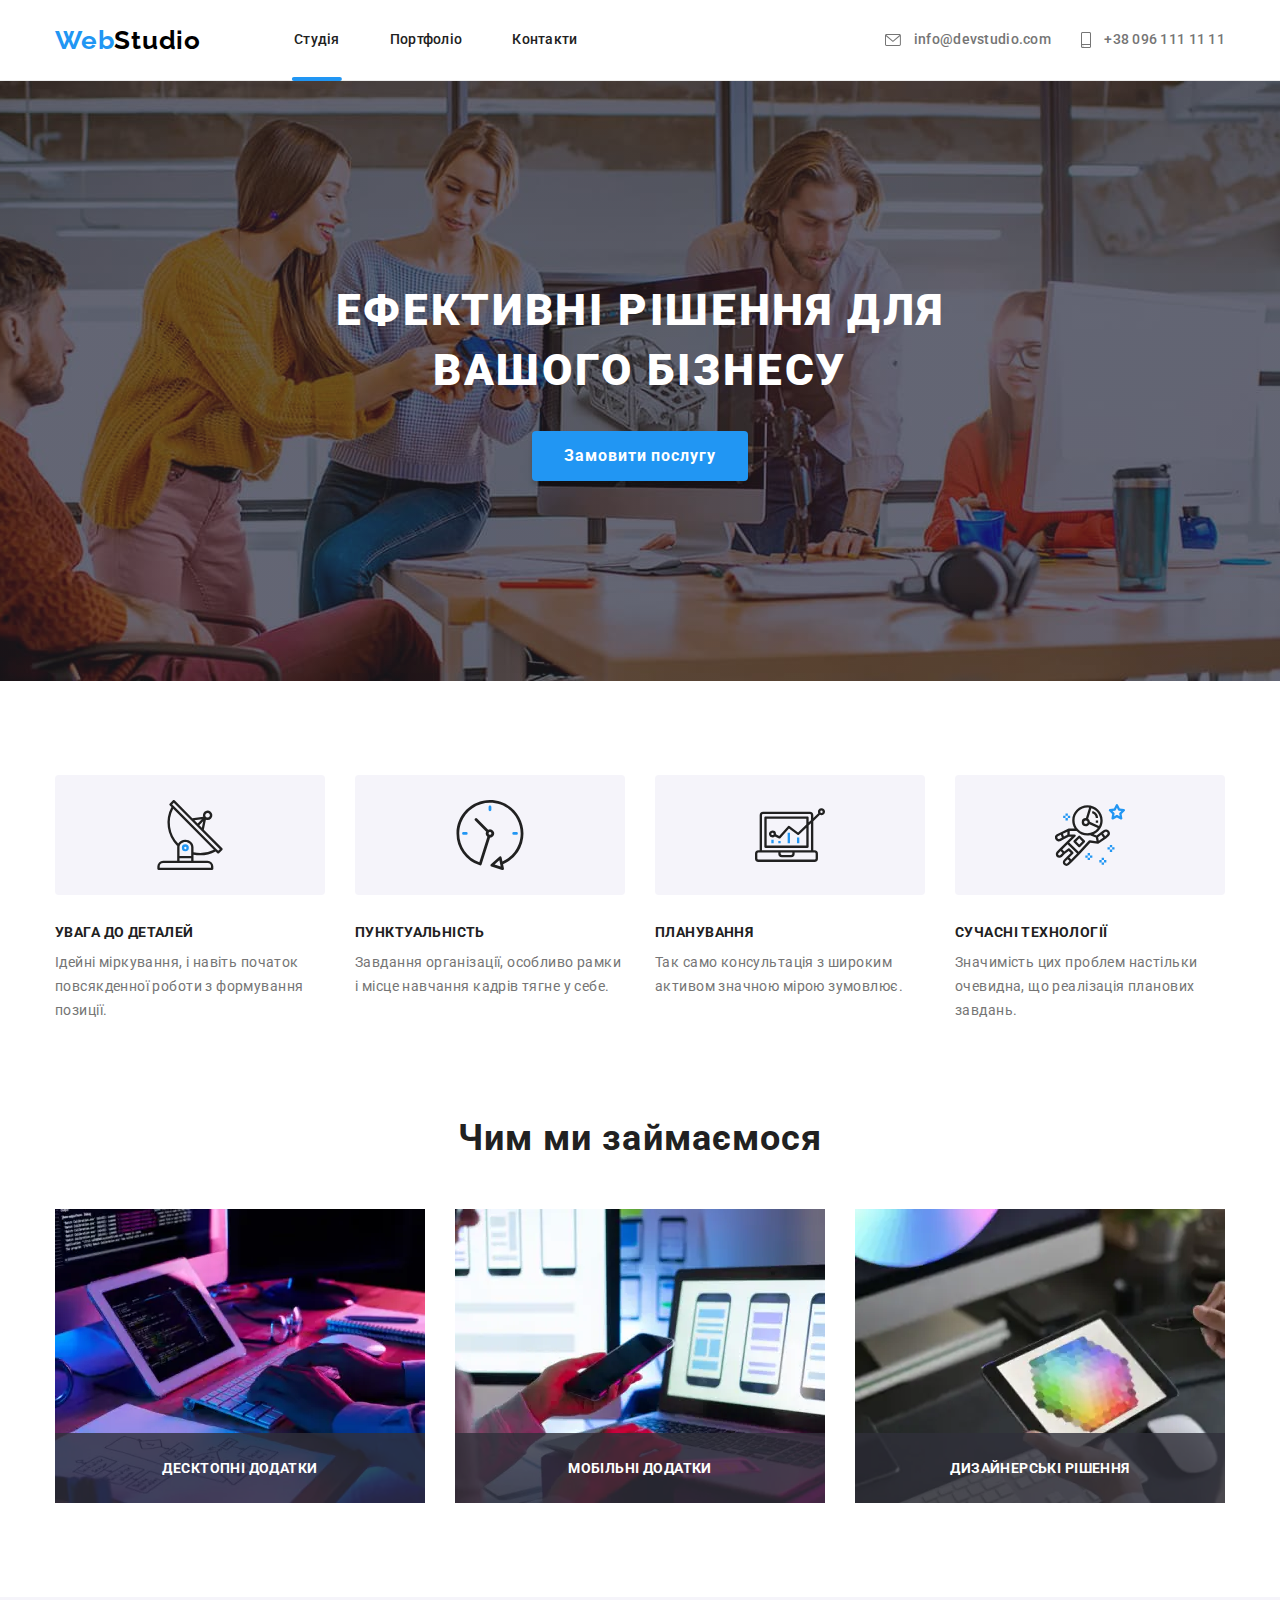
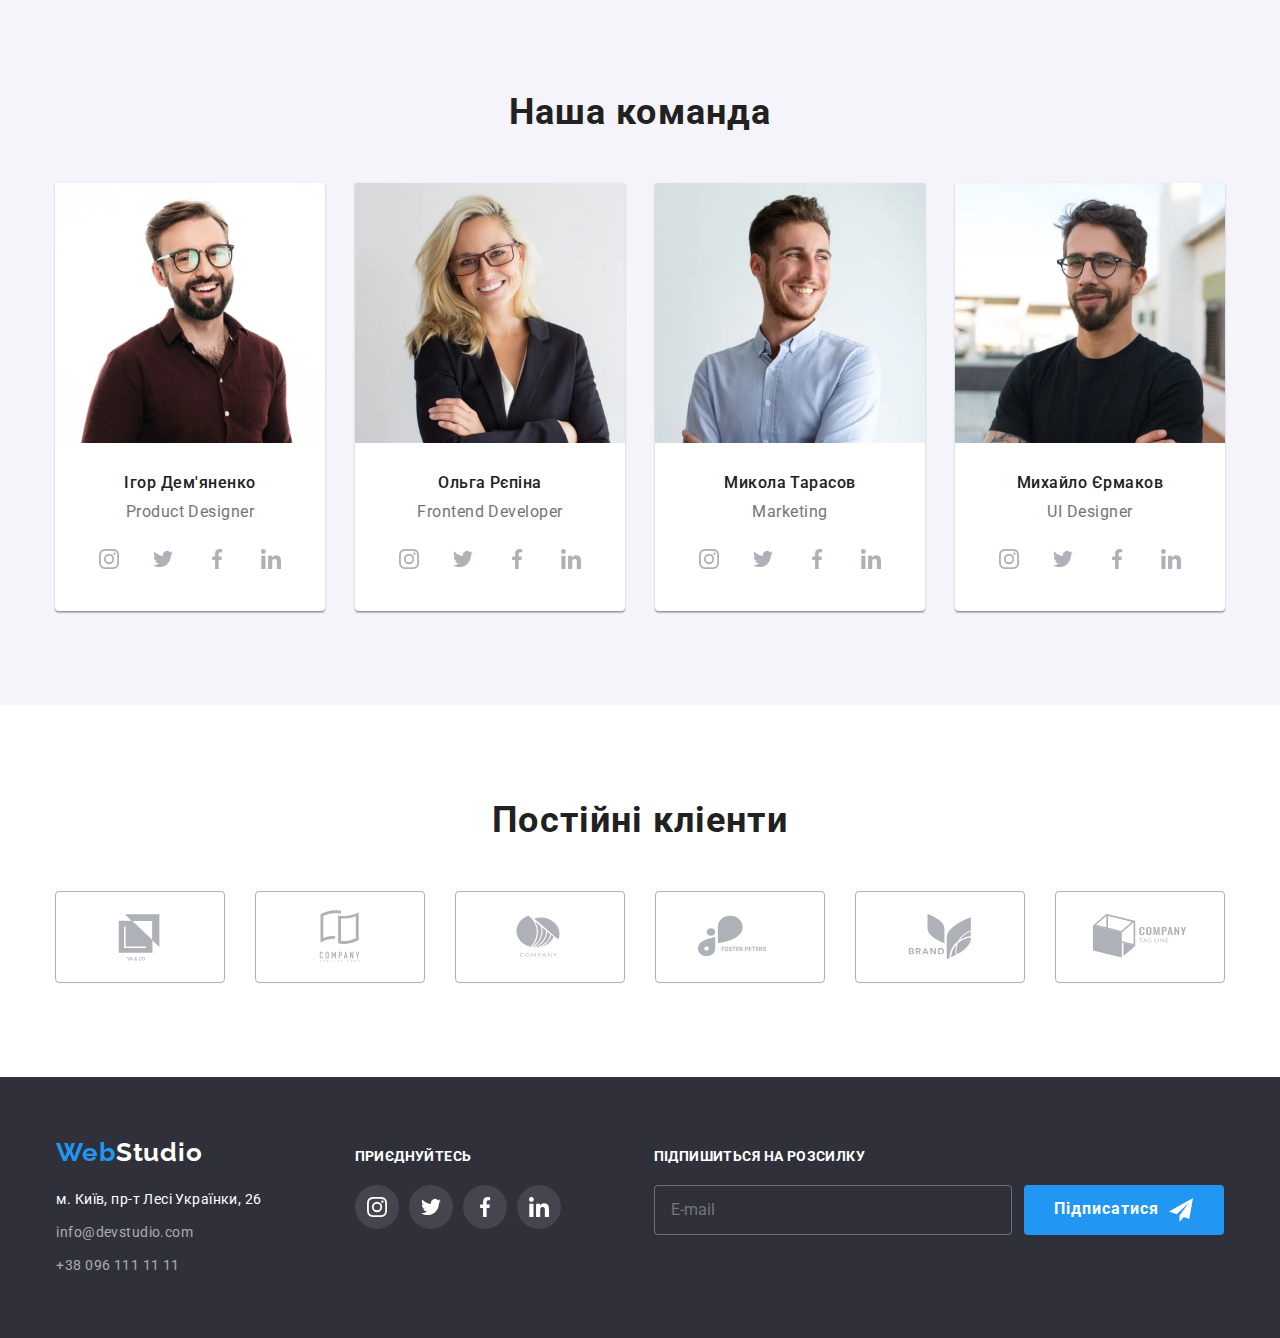
<file: index.html>
<!DOCTYPE html>
<html lang="uk">
  <head>
    <meta charset="UTF-8" />
    <meta http-equiv="X-UA-Compatible" content="IE=edge" />
    <meta name="viewport" content="width=device-width, initial-scale=1.0" />
    <title>Web Studio</title>
    <link rel="stylesheet" href="./css/main.min.css" />
  </head>

  <body>
    <header class="header">
      <div class="container header__container">
        <a class="logo" href="./index.html">Web<span class="logo__header">Studio</span></a>
        <button
          type="button"
          class="menu__toggle js-open-menu"
          aria-expanded="false"
          aria-controls="mobile-menu"
        >
          <svg class="mobile__icon" aria-label="мобільне меню">
            <use class="icon__menu" href="./images/icons.svg#icon-menu"></use>
          </svg>
        </button>
        <nav class="navigation">
          <ul class="navigation__list">
            <li class="navigation__item">
              <a class="navigation__link current" href="./index.html">Студія</a>
            </li>
            <li class="navigation__item">
              <a class="navigation__link" href="./portfolio.html">Портфоліо</a>
            </li>
            <li class="navigation__item"><a class="navigation__link" href="">Контакти</a></li>
          </ul>
        </nav>
        <ul class="contacts">
          <li class="contacts__item">
            <a class="contacts__link" href="mailto:info@devstudio.com">
              <svg class="contacts__icon" width="16" height="12">
                <use href="./images/icons.svg#icon-envelope"></use>
              </svg>
              info@devstudio.com</a
            >
          </li>
          <li class="contacts__item">
            <a class="contacts__link" href="tel:+380961111111">
              <svg class="contacts__icon" width="10" height="16">
                <use href="./images/icons.svg#icon-smartphone"></use>
              </svg>
              +38 096 111 11 11</a
            >
          </li>
        </ul>
      </div>
    </header>

    <main>
      <!-- hero -->
      <section class="hero">
        <div class="container hero__container">
          <h1 class="hero__title">Ефективні рішення для <br />вашого бізнесу</h1>
          <button type="button" class="hero__button" aria-label="Замовити послугу" data-open-modal>
            Замовити послугу
          </button>
        </div>
      </section>

      <!-- our advantages -->
      <section class="advantages">
        <div class="container">
          <h2 class="advantages__title hidden">Наші переваги</h2>
          <ul class="advantages__list">
            <li class="advantages__item">
              <div class="advantages__icon"></div>
              <h3 class="advantages__subtitle">Увага до деталей</h3>
              <p class="advantages__text">
                Ідейні міркування, і навіть початок повсякденної роботи з формування позиції.
              </p>
            </li>
            <li class="advantages__item">
              <div class="advantages__icon"></div>
              <h3 class="advantages__subtitle">Пунктуальність</h3>
              <p class="advantages__text">
                Завдання організації, особливо рамки і місце навчання кадрів тягне у себе.
              </p>
            </li>
            <li class="advantages__item">
              <div class="advantages__icon"></div>
              <h3 class="advantages__subtitle">Планування</h3>
              <p class="advantages__text">
                Так само консультація з широким активом значною мірою зумовлює.
              </p>
            </li>
            <li class="advantages__item">
              <div class="advantages__icon"></div>
              <h3 class="advantages__subtitle">Сучасні технології</h3>
              <p class="advantages__text">
                Значимість цих проблем настільки очевидна, що реалізація планових завдань.
              </p>
            </li>
          </ul>
        </div>
      </section>

      <!-- our activities -->

      <section class="activities">
        <div class="container">
          <h2 class="activities__title">Чим ми займаємося</h2>
          <ul class="activities__list">
            <li class="activities__item">
              <div class="activities__product">
                <picture>
                  <source
                    srcset="
                      ./images/desktop-solutions.webp    370w,
                      ./images/desktop-solutions@2x.webp 740w
                    "
                    sizes="(min-width: 1200px) 370px"                    
                    media="(min-width: 1200px)"
                    type="image/webp"
                  />
                  <source
                    srcset="
                      ./images/desktop-solutions.jpg    370w,
                      ./images/desktop-solutions@2x.jpg 740w
                    "
                    sizes="(min-width: 1200px) 370px"
                    media="(min-width: 1200px)"
                    type="image/jpg"
                  />
                  
                  <img
                    class="activities__img"
                    src="./images/desktop-solutions.jpg"
                    alt="Десктопні додатки"
                    width="370"
                  />
                </picture>

                <p class="activities__description">Десктопні додатки</p>
              </div>
            </li>
            <li class="activities__item">
              <div class="activities__product">
                <picture>
                  <source
                    srcset="
                      ./images/mobile-applications.webp    370w,
                      ./images/mobile-applications@2x.webp 740w
                    "
                    sizes="(min-width: 1200px) 370px"
                    media="(min-width: 1200px)"
                    type="image/webp"
                  />
                  <source
                    srcset="
                      ./images/mobile-applications.jpg    370w,
                      ./images/mobile-applications@2x.jpg 740w
                    "
                    sizes="(min-width: 1200px) 370px"
                    media="(min-width: 1200px)"
                    type="image/jpg"
                  />

                  <img
                    class="activities__img"
                    src="./images/mobile-applications.jpg"
                    alt="Мобільні додатки"
                    width="370"
                  />
                </picture>
                <p class="activities__description">Мобільні додатки</p>
              </div>
            </li>
            <li class="activities__item">
              <div class="activities__product">
                <picture>
                  <source
                    srcset="
                      ./images/design-solutions.webp    370w,
                      ./images/design-solutions@2x.webp 740w
                    "
                    sizes="(min-width: 1200px) 370px" 
                    media="(min-width: 1200px)"
                    type="image/webp"
                  />
                  <source
                    srcset="
                      ./images/design-solutions.jpg    370w,
                      ./images/design-solutions@2x.jpg 740w
                    "
                    sizes="(min-width: 1200px) 370px" 
                    media="(min-width: 1200px)"
                    type="image/jpg"
                  />
                  <img
                    class="activities__img"
                    src="./images/design-solutions.jpg"
                    alt="Дизайнерські рішення"
                    width="370"
                  />
                </picture>
                <p class="activities__description">Дизайнерські рішення</p>
              </div>
            </li>
          </ul>
        </div>
      </section>

      <!-- Our team -->

      <section class="team">
        <div class="container">
          <h2 class="team__title">Наша команда</h2>
          <ul class="team__list">
            <li class="team__item">
              <picture>
                <source
                  srcset="
                    ./images/igor-demianenko-mobile.webp    1x,
                    ./images/igor-demianenko-mobile@2x.webp 2x
                  "
                  media="(max-width: 767px)"
                  type="image/webp"
                />
                <source
                  srcset="
                    ./images/igor-demianenko-tablet.webp    1x,
                    ./images/igor-demianenko-tablet@2x.webp 2x
                  "
                  media="(max-width: 1199px)"
                  type="image/webp"
                />
                <source
                  srcset="
                    ./images/igor-demianenko-desktop.webp    1x,
                    ./images/igor-demianenko-desktop@2x.webp 2x
                  "
                  media="(min-width: 1200px)"
                  type="image/webp"
                />
                <source
                  srcset="
                    ./images/igor-demianenko-mobile.jpg    1x,
                    ./images/igor-demianenko-mobile@2x.jpg 2x
                  "
                  media="(max-width: 767px)"
                  type="image/jpg"
                />
                <source
                  srcset="
                    ./images/igor-demianenko-tablet.jpg    1x,
                    ./images/igor-demianenko-tablet@2x.jpg 2x
                  "
                  media="(max-width: 1199px)"
                  type="image/jpg"
                />
                <source
                  srcset="
                    ./images/igor-demianenko-desktop.jpg    1x,
                    ./images/igor-demianenko-desktop@2x.jpg 2x
                  "
                  media="(min-width: 1200px)"
                  type="image/jpg"
                />

                <img
                  class="team__img"
                  src="./images/igor-demianenko-mobile.jpg"
                  alt="Ігор Дем'яненко"
                />
              </picture>
              <h3 class="team__subtitle">Ігор Дем'яненко</h3>
              <p class="team__position" lang="en">Product Designer</p>
              <ul class="socials">
                <li class="socials__item">
                  <a
                    class="socials__link"
                    href="https://www.instagram.com/"
                    rel="noreferrer noopener"
                    target="_blank"
                    aria-label="Instagram"
                  >
                    <svg class="socials__icon" width="20" height="20">
                      <use href="./images/icons.svg#icon-instagram"></use>
                    </svg>
                  </a>
                </li>
                <li class="socials__item">
                  <a
                    class="socials__link"
                    href="https://twitter.com/"
                    rel="noreferrer noopener"
                    target="_blank"
                    aria-label="Twitter"
                  >
                    <svg class="socials__icon" width="20" height="20">
                      <use href="./images/icons.svg#icon-twitter"></use>
                    </svg>
                  </a>
                </li>
                <li class="socials__item">
                  <a
                    class="socials__link"
                    href="https://facebook.com/"
                    rel="noreferrer noopener"
                    target="_blank"
                    aria-label="Facebook"
                  >
                    <svg class="socials__icon" width="20" height="20">
                      <use href="./images/icons.svg#icon-facebook"></use>
                    </svg>
                  </a>
                </li>
                <li class="socials__item">
                  <a
                    class="socials__link"
                    href="https://linkedin.com/"
                    rel="noreferrer noopener"
                    target="_blank"
                    aria-label="LinkedIn"
                  >
                    <svg class="socials__icon" width="20" height="20">
                      <use href="./images/icons.svg#icon-linkedin"></use>
                    </svg>
                  </a>
                </li>
              </ul>
            </li>
            <li class="team__item">
              <picture>
                <source
                  srcset="
                    ./images/olga-repina-mobile.webp    1x,
                    ./images/olga-repina-mobile@2x.webp 2x
                  "
                  media="(max-width: 767px)"
                  type="image/webp"
                />
                <source
                  srcset="
                    ./images/olga-repina-tablet.webp    1x,
                    ./images/olga-repina-tablet@2x.webp 2x
                  "
                  media="(max-width: 1199px)"
                  type="image/webp"
                />
                <source
                  srcset="
                    ./images/olga-repina-desktop.webp    1x,
                    ./images/olga-repina-desktop@2x.webp 2x
                  "
                  media="(min-width: 1200px)"
                  type="image/webp"
                />
                <source
                  srcset="./images/olga-repina-mobile.jpg 1x, ./images/olga-repina-mobile@2x.jpg 2x"
                  media="(max-width: 767px)"
                  type="image/jpg"
                />
                <source
                  srcset="./images/olga-repina-tablet.jpg 1x, ./images/olga-repina-tablet@2x.jpg 2x"
                  media="(max-width: 1199px)"
                  type="image/jpg"
                />
                <source
                  srcset="
                    ./images/olga-repina-desktop.jpg    1x,
                    ./images/olga-repina-desktop@2x.jpg 2x
                  "
                  media="(min-width: 1200px)"
                  type="image/jpg"
                />

                <img class="team__img" src="./images/olga-repina-mobile.jpg" alt="Ольга Рєпіна" />
              </picture>
              <h3 class="team__subtitle">Ольга Рєпіна</h3>
              <p class="team__position" lang="en">Frontend Developer</p>
              <ul class="socials">
                <li class="socials__item">
                  <a
                    class="socials__link"
                    href="https://www.instagram.com/"
                    rel="noreferrer noopener"
                    target="_blank"
                    aria-label="Instagram"
                  >
                    <svg class="socials__icon" width="20" height="20">
                      <use href="./images/icons.svg#icon-instagram"></use>
                    </svg>
                  </a>
                </li>
                <li class="socials__item">
                  <a
                    class="socials__link"
                    href="https://twitter.com/"
                    rel="noreferrer noopener"
                    target="_blank"
                    aria-label="Twitter"
                  >
                    <svg class="socials__icon" width="20" height="20">
                      <use href="./images/icons.svg#icon-twitter"></use>
                    </svg>
                  </a>
                </li>
                <li class="socials__item">
                  <a
                    class="socials__link"
                    href="https://facebook.com/"
                    rel="noreferrer noopener"
                    target="_blank"
                    aria-label="Facebook"
                  >
                    <svg class="socials__icon" width="20" height="20">
                      <use href="./images/icons.svg#icon-facebook"></use>
                    </svg>
                  </a>
                </li>
                <li class="socials__item">
                  <a
                    class="socials__link"
                    href="https://linkedin.com/"
                    rel="noreferrer noopener"
                    target="_blank"
                    aria-label="LinkedIn"
                  >
                    <svg class="socials__icon" width="20" height="20">
                      <use href="./images/icons.svg#icon-linkedin"></use>
                    </svg>
                  </a>
                </li>
              </ul>
            </li>
            <li class="team__item">
              <picture>
                <source
                  srcset="
                    ./images/mikola-tarasov-mobile.webp    1x,
                    ./images/mikola-tarasov-mobile@2x.webp 2x
                  "
                  media="(max-width: 767px)"
                  type="image/webp"
                />
                <source
                  srcset="
                    ./images/mikola-tarasov-tablet.webp    1x,
                    ./images/mikola-tarasov-tablet@2x.webp 2x
                  "
                  media="(max-width: 1199px)"
                  type="image/webp"
                />
                <source
                  srcset="
                    ./images/mikola-tarasov-desktop.webp    1x,
                    ./images/mikola-tarasov-desktop@2x.webp 2x
                  "
                  media="(min-width: 1200px)"
                  type="image/webp"
                />
                <source
                  srcset="
                    ./images/mikola-tarasov-mobile.jpg    1x,
                    ./images/mikola-tarasov-mobile@2x.jpg 2x
                  "
                  media="(max-width: 767px)"
                  type="image/jpg"
                />
                <source
                  srcset="
                    ./images/mikola-tarasov-tablet.jpg    1x,
                    ./images/mikola-tarasov-tablet@2x.jpg 2x
                  "
                  media="(max-width: 1199px)"
                  type="image/jpg"
                />
                <source
                  srcset="
                    ./images/mikola-tarasov-desktop.jpg    1x,
                    ./images/mikola-tarasov-desktop@2x.jpg 2x
                  "
                  media="(min-width: 1200px)"
                  type="image/jpg"
                />
                <img
                  class="team__img"
                  src="./images/mikola-tarasov-mobile.jpg"
                  alt="Микола Тарасов"
                />
              </picture>
              <h3 class="team__subtitle">Микола Тарасов</h3>
              <p class="team__position" lang="en">Marketing</p>
              <ul class="socials">
                <li class="socials__item">
                  <a
                    class="socials__link"
                    href="https://www.instagram.com/"
                    rel="noreferrer noopener"
                    target="_blank"
                    aria-label="Instagram"
                  >
                    <svg class="socials__icon" width="20" height="20">
                      <use href="./images/icons.svg#icon-instagram"></use>
                    </svg>
                  </a>
                </li>
                <li class="socials__item">
                  <a
                    class="socials__link"
                    href="https://twitter.com/"
                    rel="noreferrer noopener"
                    target="_blank"
                    aria-label="Twitter"
                  >
                    <svg class="socials__icon" width="20" height="20">
                      <use href="./images/icons.svg#icon-twitter"></use>
                    </svg>
                  </a>
                </li>
                <li class="socials__item">
                  <a
                    class="socials__link"
                    href="https://facebook.com/"
                    rel="noreferrer noopener"
                    target="_blank"
                    aria-label="Facebook"
                  >
                    <svg class="socials__icon" width="20" height="20">
                      <use href="./images/icons.svg#icon-facebook"></use>
                    </svg>
                  </a>
                </li>
                <li class="socials__item">
                  <a
                    class="socials__link"
                    href="https://linkedin.com/"
                    rel="noreferrer noopener"
                    target="_blank"
                    aria-label="LinkedIn"
                  >
                    <svg class="socials__icon" width="20" height="20">
                      <use href="./images/icons.svg#icon-linkedin"></use>
                    </svg>
                  </a>
                </li>
              </ul>
            </li>
            <li class="team__item">
              <picture>
                <source
                  srcset="
                    ./images/mikhailo-ermakov-mobile.webp    1x,
                    ./images/mikhailo-ermakov-mobile@2x.webp 2x
                  "
                  media="(max-width: 767px)"
                  type="image/webp"
                />
                <source
                  srcset="
                    ./images/mikhailo-ermakov-tablet.webp    1x,
                    ./images/mikhailo-ermakov-tablet@2x.webp 2x
                  "
                  media="(max-width: 1199px)"
                  type="image/webp"
                />
                <source
                  srcset="
                    ./images/mikhailo-ermakov-desktop.webp    1x,
                    ./images/mikhailo-ermakov-desktop@2x.webp 2x
                  "
                  media="(min-width: 1200px)"
                  type="image/webp"
                />
                <source
                  srcset="
                    ./images/mikhailo-ermakov-mobile.jpg    1x,
                    ./images/mikhailo-ermakov-mobile@2x.jpg 2x
                  "
                  media="(max-width: 767px)"
                  type="image/jpg"
                />
                <source
                  srcset="
                    ./images/mikhailo-ermakov-tablet.jpg    1x,
                    ./images/mikhailo-ermakov-tablet@2x.jpg 2x
                  "
                  media="(max-width: 1199px)"
                  type="image/jpg"
                />
                <source
                  srcset="
                    ./images/mikhailo-ermakov-desktop.jpg    1x,
                    ./images/mikhailo-ermakov-desktop@2x.jpg 2x
                  "
                  media="(min-width: 1200px)"
                  type="image/jpg"
                />

                <img
                  class="team__img"
                  src="./images/mikhailo-ermakov-mobile.jpg"
                  alt="Михайло Єрмаков"
                />
              </picture>
              <h3 class="team__subtitle">Михайло Єрмаков</h3>
              <p class="team__position" lang="en">UI Designer</p>
              <ul class="socials">
                <li class="socials__item">
                  <a
                    class="socials__link"
                    href="https://www.instagram.com/"
                    rel="noreferrer noopener"
                    target="_blank"
                    aria-label="Instagram"
                  >
                    <svg class="socials__icon" width="20" height="20">
                      <use href="./images/icons.svg#icon-instagram"></use>
                    </svg>
                  </a>
                </li>
                <li class="socials__item">
                  <a
                    class="socials__link"
                    href="https://twitter.com/"
                    rel="noreferrer noopener"
                    target="_blank"
                    aria-label="Twitter"
                  >
                    <svg class="socials__icon" width="20" height="20">
                      <use href="./images/icons.svg#icon-twitter"></use>
                    </svg>
                  </a>
                </li>
                <li class="socials__item">
                  <a
                    class="socials__link"
                    href="https://facebook.com/"
                    rel="noreferrer noopener"
                    target="_blank"
                    aria-label="Facebook"
                  >
                    <svg class="socials__icon" width="20" height="20">
                      <use href="./images/icons.svg#icon-facebook"></use>
                    </svg>
                  </a>
                </li>
                <li class="socials__item">
                  <a
                    class="socials__link"
                    href="https://linkedin.com/"
                    rel="noreferrer noopener"
                    target="_blank"
                    aria-label="LinkedIn"
                  >
                    <svg class="socials__icon" width="20" height="20">
                      <use href="./images/icons.svg#icon-linkedin"></use>
                    </svg>
                  </a>
                </li>
              </ul>
            </li>
          </ul>
        </div>
      </section>

      <!-- Our clients -->

      <section class="clients">
        <div class="container">
          <h2 class="clients__title">Постійні кліенти</h2>
          <ul class="clients__list">
            <li class="clients__item">
              <a class="clients__link" href="" rel="noreferrer noopener" target="_blank">
                <svg class="clients__icon" width="106" height="60">
                  <use href="./images/icons.svg#icon-company1"></use>
                </svg>
              </a>
            </li>
            <li class="clients__item">
              <a class="clients__link" href="" rel="noreferrer noopener" target="_blank">
                <svg class="clients__icon" width="106" height="60">
                  <use href="./images/icons.svg#icon-company2"></use>
                </svg>
              </a>
            </li>
            <li class="clients__item">
              <a class="clients__link" href="" rel="noreferrer noopener" target="_blank">
                <svg class="clients__icon" width="106" height="60">
                  <use href="./images/icons.svg#icon-company3"></use>
                </svg>
              </a>
            </li>
            <li class="clients__item">
              <a class="clients__link" href="" rel="noreferrer noopener" target="_blank">
                <svg class="clients__icon" width="106" height="60">
                  <use href="./images/icons.svg#icon-company4"></use>
                </svg>
              </a>
            </li>
            <li class="clients__item">
              <a class="clients__link" href="" rel="noreferrer noopener" target="_blank">
                <svg class="clients__icon" width="106" height="60">
                  <use href="./images/icons.svg#icon-company5"></use>
                </svg>
              </a>
            </li>
            <li class="clients__item">
              <a class="clients__link" href="" rel="noreferrer noopener" target="_blank">
                <svg class="clients__icon" width="106" height="60">
                  <use href="./images/icons.svg#icon-company6"></use>
                </svg>
              </a>
            </li>
          </ul>
        </div>
      </section>
    </main>
    <footer class="footer">
      <div class="container footer__container">
        <div class="footer__contacts">
          <a class="logo" href="./index.html">Web<span class="logo__footer">Studio</span></a>
          <address class="address">
            <ul class="address__list">
              <li class="address__item">
                <a
                  class="address__link"
                  href="https://www.google.com.ua/maps"
                  target="_blank"
                  rel="noopener noreferrer"
                  >м. Київ, пр-т Лесі Українки, 26</a
                >
              </li>
              <li class="address__item">
                <a class="address__link" href="mailto:info@devstudio.com">info@devstudio.com</a>
              </li>
              <li class="address__item">
                <a class="address__link" href="tel:+380961111111">+38 096 111 11 11</a>
              </li>
            </ul>
          </address>
        </div>
        <div class="footer__socials">
          <h2 class="footer__title">Приєднуйтесь</h2>
          <ul class="footer__list">
            <li class="footer__item">
              <a
                class="footer__link"
                href="https://instagram.com/"
                rel="noreferrer noopener"
                target="_blank"
                aria-label="Instagram"
              >
                <svg class="footer__icon" width="20" height="20">
                  <use href="./images/icons.svg#icon-instagram"></use>
                </svg>
              </a>
            </li>
            <li class="footer__item">
              <a
                class="footer__link"
                href="https://twitter.com/"
                rel="noreferrer noopener"
                target="_blank"
                aria-label="Twitter"
              >
                <svg class="footer__icon" width="20" height="20">
                  <use href="./images/icons.svg#icon-twitter"></use>
                </svg>
              </a>
            </li>
            <li class="footer__item">
              <a
                class="footer__link"
                href="https://facebook.com/"
                rel="noreferrer noopener"
                target="_blank"
                aria-label="Facebook"
              >
                <svg class="footer__icon" width="20" height="20">
                  <use href="./images/icons.svg#icon-facebook"></use>
                </svg>
              </a>
            </li>
            <li class="footer__item">
              <a
                class="footer__link"
                href="https://linkedin.com/"
                rel="noreferrer noopener"
                target="_blank"
                aria-label="LinkedIn"
              >
                <svg class="footer__icon" width="20" height="20">
                  <use href="./images/icons.svg#icon-linkedin"></use>
                </svg>
              </a>
            </li>
          </ul>
        </div>
        <div class="subscribe">
          <h2 class="subscribe__title">Підпишиться на розсилку</h2>
          <div class="subscribe__area">
            <form class="subscribe__form">
              <input
                class="subscribe__input"
                type="email"
                name="email"
                placeholder="E-mail"
                autocomplete="email"
              />
            </form>
            <button class="subscribe__button" type="submit" aria-label="підписатися">
              Підписатися
              <svg class="subscribe__icon">
                <use href="./images/icons.svg#icon-send"></use>
              </svg>
            </button>
          </div>
        </div>
      </div>
    </footer>

    <div class="backdrop is__hidden" data-backdrop>
      <div class="modal">
        <button
          data-close-modal
          type="button"
          aria-label="Закрити модальне вікно"
          class="modal__close"
        >
          <svg class="modal__icon--close">
            <use href="./images/icons.svg#icon-close"></use>
          </svg>
        </button>
        <h2 class="modal__title">Залиште свої дані, ми вам передзвонимо</h2>
        <form class="form">
          <ul class="form__list">
            <li class="form__item">
              <label class="form__label" for="name">Ім'я</label>
              <div class="form__field">
                <input
                  class="form__input"
                  type="text"
                  name="name"
                  id="name"
                  autocomplete="name"
                  autofocus
                />
                <svg class="form__icon">
                  <use href="./images/icons.svg#icon-person"></use>
                </svg>
              </div>
            </li>
            <li class="form__item">
              <label class="form__label" for="phone">Телефон</label>
              <div class="form__field">
                <input class="form__input" type="tel" name="phone" id="phone" autocomplete="tel" />
                <svg class="form__icon">
                  <use href="./images/icons.svg#icon-phone"></use>
                </svg>
              </div>
            </li>
            <li class="form__item">
              <label class="form__label" for="email">Пошта</label>
              <div class="form__field">
                <input
                  class="form__input"
                  type="email"
                  name="email"
                  id="email"
                  autocomplete="email"
                />
                <svg class="form__icon">
                  <use href="./images/icons.svg#icon-mail"></use>
                </svg>
              </div>
            </li>
            <li class="form__item">
              <label class="form__label" for="comment">Коментар</label>
              <textarea
                class="form__textarea"
                name="comment"
                id="comment"
                placeholder="Введіть текст"
              ></textarea>
            </li>
          </ul>
          <label class="checkbox__label">
            <input
              class="checkbox__input"
              type="checkbox"
              value="terms-of-service"
              name="terms-of-service"
            />
            <span class="checkbox__icon"></span>Погоджуюся з розсилкою та приймаю
            <a class="form__terms" href="">Умови договору</a>
          </label>
          <button class="form__send" type="submit" aria-label="відправити контактні дані">
            Відправити
          </button>
        </form>
      </div>
    </div>

    <div class="menu__container js-menu-container" id="mobile-menu">
      <button type="button" class="menu__toggle js-close-menu">
        <svg class="mobile__icon" aria-label="мобільне меню">
          <use class="icon__close" href="./images/icons.svg#icon-close__menu"></use>
        </svg>
      </button>

      <ul class="menu">
        <li class="menu__item">
          <a class="menu__link current" href="./index.html">Студія</a>
        </li>
        <li class="menu__item">
          <a class="menu__link" href="./portfolio.html">Портфоліо</a>
        </li>
        <li class="menu__item"><a class="navigation__link" href="">Контакти</a></li>
      </ul>

      <ul class="contmenu">
        <li class="contmenu__item">
          <a class="contmenu__link" href="mailto:info@devstudio.com"> info@devstudio.com</a>
        </li>
        <li class="contmenu__item">
          <a class="contmenu__link" href="tel:+380961111111"> +38 096 111 11 11</a>
        </li>
      </ul>
      <ul class="mobsocials">
        <li class="mobsocials__item">
          <a href="https://instagram.com/" class="mobsocials__link" rel="noreferrer noopener" target="_blank">Instagram</a>
        </li>
        <li class="mobsocials__item">
          <a href="https://twitter.com/" class="mobsocials__link" rel="noreferrer noopener" target="_blank">Twitter</a>
        </li>
        <li class="mobsocials__item">
          <a href="https://facebook.com/" class="mobsocials__link" rel="noreferrer noopener" target="_blank">Facebook</a>
        </li>
        <li class="mobsocials__item">
          <a href="https://linkedin.com/" class="mobsocials__link" rel="noreferrer noopener" target="_blank">LinkedIn</a>
        </li>
      </ul>
    </div>

    <script src="./js/modal.js"></script>
    <script src="./js/mobile-menu.js"></script>
  </body>
</html>
</file>
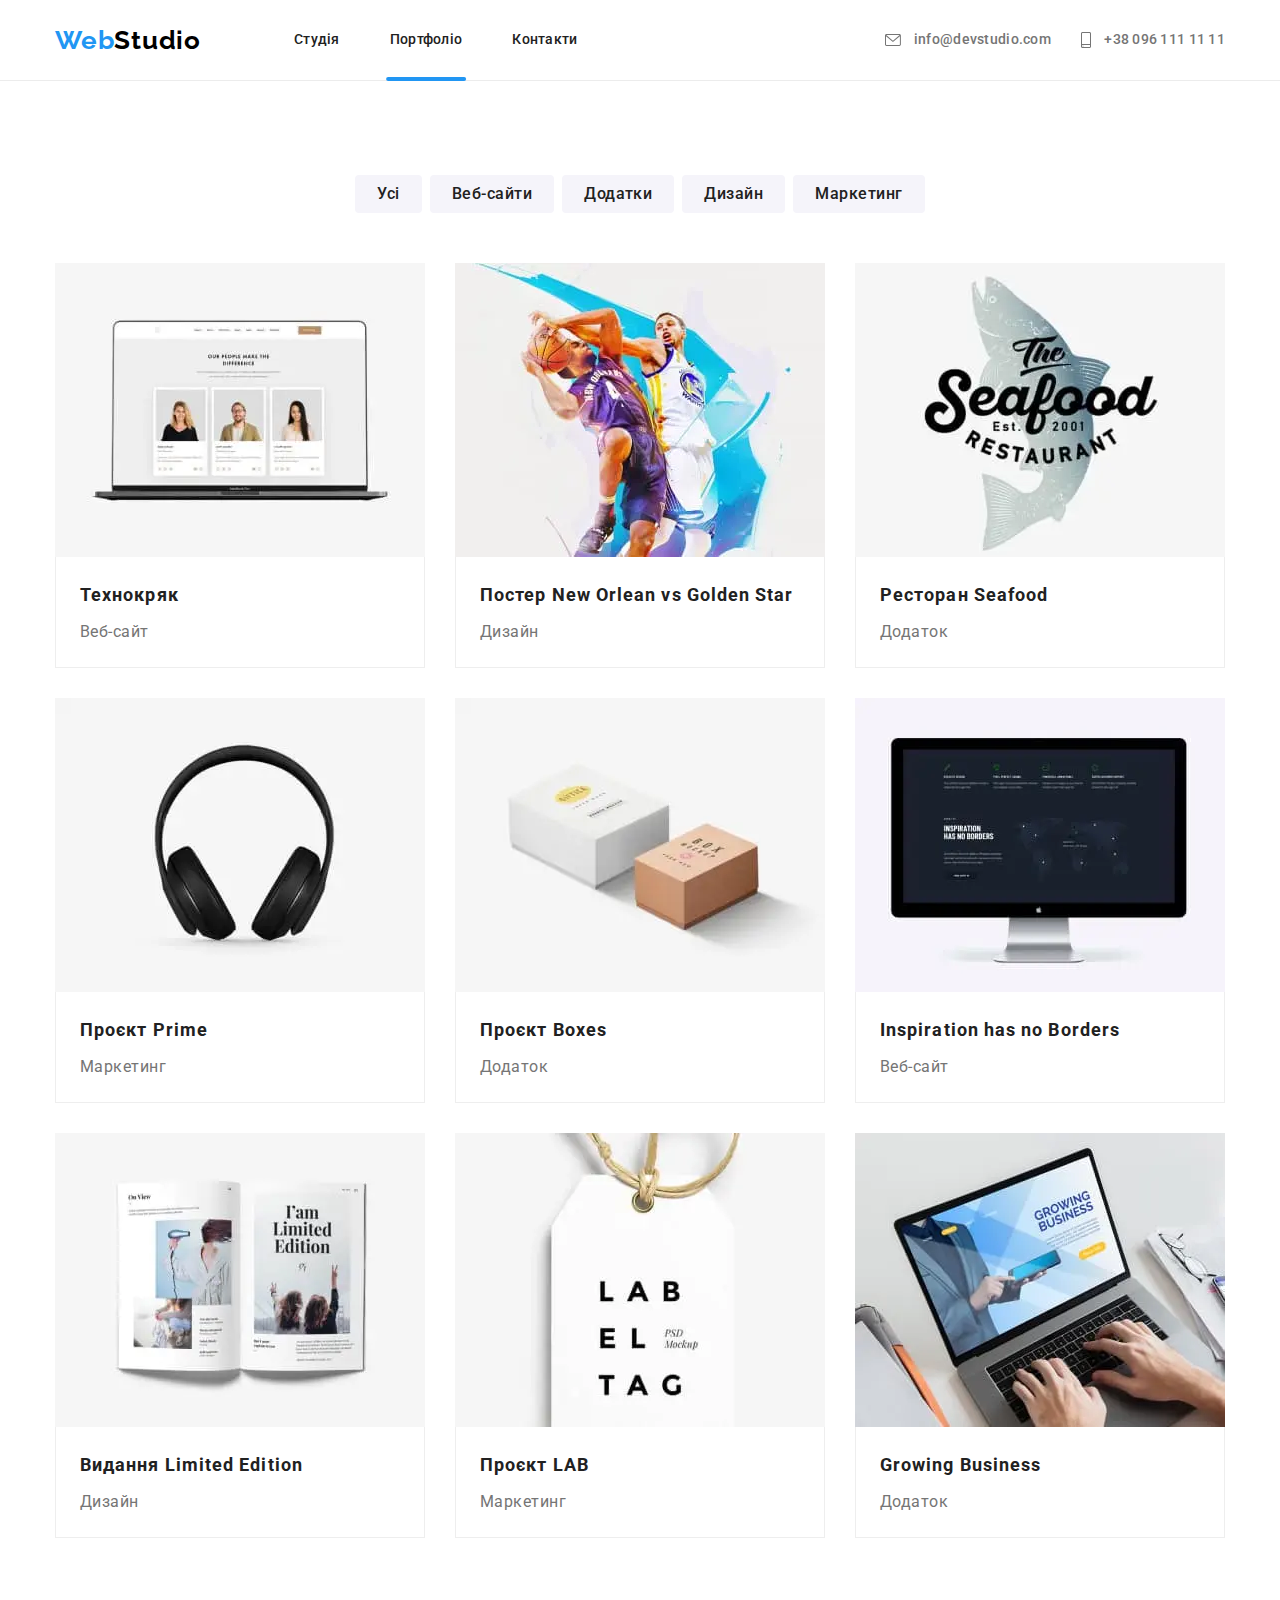
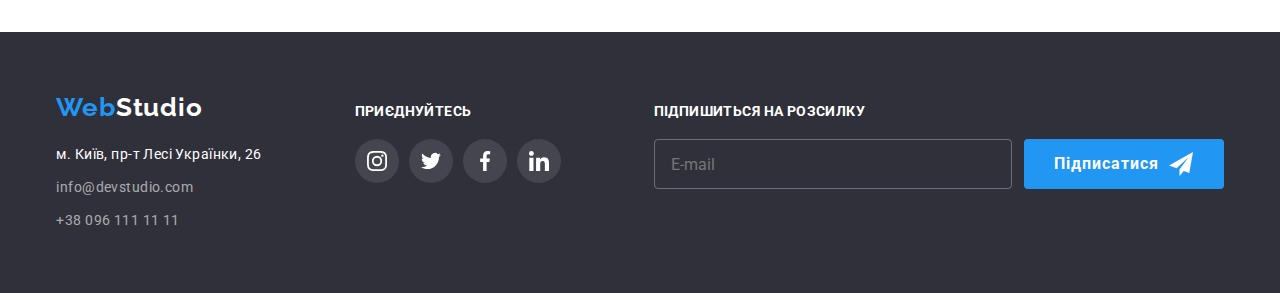
<file: portfolio.html>
<!DOCTYPE html>
<html lang="uk">
  <head>
    <meta charset="UTF-8" />
    <meta http-equiv="X-UA-Compatible" content="IE=edge" />
    <meta name="viewport" content="width=device-width, initial-scale=1.0" />
    <title>Portfolio</title>
    <link rel="stylesheet" href="./css/main.min.css" />
  </head>
  <body>
    <header class="header">
      <div class="container header__container">
        <a class="logo" href="./index.html">Web<span class="logo__header">Studio</span></a>
        <button
          type="button"
          class="menu__toggle js-open-menu"
          aria-expanded="false"
          aria-controls="mobile-menu"
        >
          <svg class="mobile__icon" aria-label="мобільне меню">
            <use class="icon__menu" href="./images/icons.svg#icon-menu"></use>
          </svg>
        </button>
        
        <nav class="navigation">
          <ul class="navigation__list">
            <li class="navigation__item">
              <a class="navigation__link" href="./index.html">Студія</a>
            </li>
            <li class="navigation__item">
              <a class="navigation__link current" href="./portfolio.html">Портфоліо</a>
            </li>
            <li class="navigation__item"><a class="navigation__link" href="">Контакти</a></li>
          </ul>
        </nav>
        <ul class="contacts">
          <li class="contacts__item">
            <a class="contacts__link" href="mailto:info@devstudio.com">
              <svg class="contacts__icon" width="16" height="12">
                <use href="./images/icons.svg#icon-envelope"></use>
              </svg>
              info@devstudio.com</a
            >
          </li>
          <li class="contacts__item">
            <a class="contacts__link" href="tel:+380961111111">
              <svg class="contacts__icon" width="10" height="16">
                <use href="./images/icons.svg#icon-smartphone"></use>
              </svg>
              +38 096 111 11 11</a
            >
          </li>
        </ul>
      </div>
    </header>

    <main>
      <section class="portfolio">
        <div class="container">
          <h1 class="portfolio__title">Приклади наших робот</h1>
          <ul class="portfolio__filters">
            <li class="portfolio__item">
              <button class="portfolio__btn" type="button">Усі</button>
            </li>
            <li class="portfolio__item">
              <button class="portfolio__btn" type="button">Веб-сайти</button>
            </li>
            <li class="portfolio__item">
              <button class="portfolio__btn" type="button">Додатки</button>
            </li>
            <li class="portfolio__item">
              <button class="portfolio__btn" type="button">Дизайн</button>
            </li>
            <li class="portfolio__item">
              <button class="portfolio__btn" type="button">Маркетинг</button>
            </li>
          </ul>
          <ul class="works">
            <li class="works__item">
              <a href="" class="works__link">
                <div class="works__meta">
                  <picture>
                    <source
                      srcset="
                        ./images/technokryak-mobile.webp    1x,
                        ./images/technokryak-mobile@2x.webp 2x
                      "
                      media="(max-width: 767px)"
                      type="image/webp"
                    />
                    <source
                      srcset="
                        ./images/technokryak-tablet.webp    1x,
                        ./images/technokryak-tablet@2x.webp 2x
                      "
                      media="(max-width: 1199px)"
                      type="image/webp"
                    />
                    <source
                      srcset="
                        ./images/technokryak-desktop.webp    1x,
                        ./images/technokryak-desktop@2x.webp 2x
                      "
                      media="(min-width: 1200px)"
                      type="image/webp"
                    />
                    <source
                      srcset="
                        ./images/technokryak-mobile.jpg    1x,
                        ./images/technokryak-mobile@2x.jpg 2x
                      "
                      media="(max-width: 767px)"
                      type="image/jpg"
                    />
                    <source
                      srcset="
                        ./images/technokryak-tablet.jpg    1x,
                        ./images/technokryak-tablet@2x.jpg 2x
                      "
                      media="(max-width: 1199px)"
                      type="image/jpg"
                    />
                    <source
                      srcset="
                        ./images/technokryak-desktop.jpg    1x,
                        ./images/technokryak-desktop@2x.jpg 2x
                      "
                      media="(min-width: 1200px)"
                      type="image/jpg"
                    />

                    <img
                      class="works__img"
                      src="./images/technokryak-desktop.jpg"
                      alt="Технокряк"
                    />
                  </picture>
                  <p class="works__proposition">
                    Ресурс пропонує комплексні пропозиції з різним рівнем функціоналу та сервісів.
                    Все це дозволить відвідувачу отримати вичерпні відомості про компанію чи
                    приватну особу.
                  </p>
                </div>
                <div class="works__info">
                  <h2 class="works__title">Технокряк</h2>
                  <p class="works__type">Веб-сайт</p>
                </div>
              </a>
            </li>
            <li class="works__item">
              <a href="" class="works__link">
                <div class="works__meta">
                  <picture>
                    <source
                      srcset="
                        ./images/poster-new-orlean-vs-golden-star-mobile.webp    1x,
                        ./images/poster-new-orlean-vs-golden-star-mobile@2x.webp 2x
                      "
                      media="(max-width: 767px)"
                      type="image/webp"
                    />
                    <source
                      srcset="
                        ./images/poster-new-orlean-vs-golden-star-tablet.webp    1x,
                        ./images/poster-new-orlean-vs-golden-star-tablet@2x.webp 2x
                      "
                      media="(max-width: 1199px)"
                      type="image/webp"
                    />
                    <source
                      srcset="
                        ./images/poster-new-orlean-vs-golden-star-desktop.webp    1x,
                        ./images/poster-new-orlean-vs-golden-star-desktop@2x.webp 2x
                      "
                      media="(min-width: 1200px)"
                      type="image/webp"
                    />
                    <source
                      srcset="
                        ./images/poster-new-orlean-vs-golden-star-mobile.jpg    1x,
                        ./images/poster-new-orlean-vs-golden-star-mobile@2x.jpg 2x
                      "
                      media="(max-width: 767px)"
                      type="image/jpg"
                    />
                    <source
                      srcset="
                        ./images/poster-new-orlean-vs-golden-star-tablet.jpg    1x,
                        ./images/poster-new-orlean-vs-golden-star-tablet@2x.jpg 2x
                      "
                      media="(max-width: 1199px)"
                      type="image/jpg"
                    />
                    <source
                      srcset="
                        ./images/poster-new-orlean-vs-golden-star-desktop.jpg    1x,
                        ./images/poster-new-orlean-vs-golden-star-desktop@2x.jpg 2x
                      "
                      media="(min-width: 1200px)"
                      type="image/jpg"
                    />

                    <img
                      class="works__img"
                      src="./images/poster-new-orlean-vs-golden-star-desktop.jpg"
                      alt="Постер New Orlean vs Golden Star"
                    />
                  </picture>
                  <p class="works__proposition">
                    Ресурс пропонує комплексні пропозиції з різним рівнем функціоналу та сервісів.
                    Все це дозволить відвідувачу отримати вичерпні відомості про компанію чи
                    приватну особу.
                  </p>
                </div>
                <div class="works__info">
                  <h2 class="works__title">
                    Постер <span lang="en">New Orlean vs Golden Star</span>
                  </h2>
                  <p class="works__type">Дизайн</p>
                </div>
              </a>
            </li>
            <li class="works__item">
              <a href="" class="works__link">
                <div class="works__meta">
                  <picture>
                    <source
                      srcset="
                        ./images/restaurant-seafood-mobile.webp    1x,
                        ./images/restaurant-seafood-mobile@2x.webp 2x
                      "
                      media="(max-width: 767px)"
                      type="image/webp"
                    />
                    <source
                      srcset="
                        ./images/restaurant-seafood-tablet.webp    1x,
                        ./images/restaurant-seafood-tablet@2x.webp 2x
                      "
                      media="(max-width: 1199px)"
                      type="image/webp"
                    />
                    <source
                      srcset="
                        ./images/restaurant-seafood-desktop.webp    1x,
                        ./images/restaurant-seafood-desktop@2x.webp 2x
                      "
                      media="(min-width: 1200px)"
                      type="image/webp"
                    />
                    <source
                      srcset="
                        ./images/restaurant-seafood-mobile.jpg    1x,
                        ./images/restaurant-seafood-mobile@2x.jpg 2x
                      "
                      media="(max-width: 767px)"
                      type="image/jpg"
                    />
                    <source
                      srcset="
                        ./images/restaurant-seafood-tablet.jpg    1x,
                        ./images/restaurant-seafood-tablet@2x.jpg 2x
                      "
                      media="(max-width: 1199px)"
                      type="image/jpg"
                    />
                    <source
                      srcset="
                        ./images/restaurant-seafood-desktop.jpg    1x,
                        ./images/restaurant-seafood-desktop@2x.jpg 2x
                      "
                      media="(min-width: 1200px)"
                      type="image/jpg"
                    />
                    <img
                      class="works__img"
                      src="./images/restaurant-seafood-desktop.jpg"
                      alt="Ресторан Seafood"
                    />
                  </picture>
                  <p class="works__proposition">
                    Ресурс пропонує комплексні пропозиції з різним рівнем функціоналу та сервісів.
                    Все це дозволить відвідувачу отримати вичерпні відомості про компанію чи
                    приватну особу.
                  </p>
                </div>
                <div class="works__info">
                  <h2 class="works__title">Ресторан <span lang="en">Seafood</span></h2>
                  <p class="works__type">Додаток</p>
                </div>
              </a>
            </li>
            <li class="works__item">
              <a href="" class="works__link">
                <div class="works__meta">
                  <picture>
                    <source
                      srcset="
                        ./images/project-prime-mobile.webp    1x,
                        ./images/project-prime-mobile@2x.webp 2x
                      "
                      media="(max-width: 767px)"
                      type="image/webp"
                    />
                    <source
                      srcset="
                        ./images/project-prime-tablet.webp    1x,
                        ./images/project-prime-tablet@2x.webp 2x
                      "
                      media="(max-width: 1199px)"
                      type="image/webp"
                    />
                    <source
                      srcset="
                        ./images/project-prime-desktop.webp    1x,
                        ./images/project-prime-desktop@2x.webp 2x
                      "
                      media="(min-width: 1200px)"
                      type="image/webp"
                    />
                    <source
                      srcset="
                        ./images/project-prime-mobile.jpg    1x,
                        ./images/project-prime-mobile@2x.jpg 2x
                      "
                      media="(max-width: 767px)"
                      type="image/jpg"
                    />
                    <source
                      srcset="
                        ./images/project-prime-tablet.jpg    1x,
                        ./images/project-prime-tablet@2x.jpg 2x
                      "
                      media="(max-width: 1199px)"
                      type="image/jpg"
                    />
                    <source
                      srcset="
                        ./images/project-prime-desktop.jpg    1x,
                        ./images/project-prime-desktop@2x.jpg 2x
                      "
                      media="(min-width: 1200px)"
                      type="image/jpg"
                    />
                    <img
                      class="works__img"
                      src="./images/project-prime-desktop.jpg"
                      alt="Проєкт Prime"
                    />
                  </picture>
                  <p class="works__proposition">
                    Ресурс пропонує комплексні пропозиції з різним рівнем функціоналу та сервісів.
                    Все це дозволить відвідувачу отримати вичерпні відомості про компанію чи
                    приватну особу.
                  </p>
                </div>
                <div class="works__info">
                  <h2 class="works__title">Проєкт <span lang="en">Prime</span></h2>
                  <p class="works__type">Маркетинг</p>
                </div>
              </a>
            </li>
            <li class="works__item">
              <a href="" class="works__link">
                <div class="works__meta">
                  <picture>
                    <source
                      srcset="
                        ./images/project-boxes-mobile.webp    1x,
                        ./images/project-boxes-mobile@2x.webp 2x
                      "
                      media="(max-width: 767px)"
                      type="image/webp"
                    />
                    <source
                      srcset="
                        ./images/project-boxes-tablet.webp    1x,
                        ./images/project-boxes-tablet@2x.webp 2x
                      "
                      media="(max-width: 1199px)"
                      type="image/webp"
                    />
                    <source
                      srcset="
                        ./images/project-boxes-desktop.webp    1x,
                        ./images/project-boxes-desktop@2x.webp 2x
                      "
                      media="(min-width: 1200px)"
                      type="image/webp"
                    />
                    <source
                      srcset="
                        ./images/project-boxes-mobile.jpg    1x,
                        ./images/project-boxes-mobile@2x.jpg 2x
                      "
                      media="(max-width: 767px)"
                      type="image/jpg"
                    />
                    <source
                      srcset="
                        ./images/project-boxes-tablet.jpg    1x,
                        ./images/project-boxes-tablet@2x.jpg 2x
                      "
                      media="(max-width: 1199px)"
                      type="image/jpg"
                    />
                    <source
                      srcset="
                        ./images/project-boxes-desktop.jpg    1x,
                        ./images/project-boxes-desktop@2x.jpg 2x
                      "
                      media="(min-width: 1200px)"
                      type="image/jpg"
                    />
                    <img
                      class="works__img"
                      src="./images/project-boxes-desktop.jpg"
                      alt="Проєкт Boxes"
                    />
                  </picture>
                  <p class="works__proposition">
                    Ресурс пропонує комплексні пропозиції з різним рівнем функціоналу та сервісів.
                    Все це дозволить відвідувачу отримати вичерпні відомості про компанію чи
                    приватну особу.
                  </p>
                </div>
                <div class="works__info">
                  <h2 class="works__title">Проєкт <span lang="en">Boxes</span></h2>
                  <p class="works__type">Додаток</p>
                </div>
              </a>
            </li>
            <li class="works__item">
              <a href="" class="works__link">
                <div class="works__meta">
                  <picture>
                    <source
                      srcset="
                        ./images/inspiration-has-no-borders-mobile.webp    1x,
                        ./images/inspiration-has-no-borders-mobile@2x.webp 2x
                      "
                      media="(max-width: 767px)"
                      type="image/webp"
                    />
                    <source
                      srcset="
                        ./images/inspiration-has-no-borders-tablet.webp    1x,
                        ./images/inspiration-has-no-borders-tablet@2x.webp 2x
                      "
                      media="(max-width: 1199px)"
                      type="image/webp"
                    />
                    <source
                      srcset="
                        ./images/inspiration-has-no-borders-desktop.webp    1x,
                        ./images/inspiration-has-no-borders-desktop@2x.webp 2x
                      "
                      media="(min-width: 1200px)"
                      type="image/webp"
                    />
                    <source
                      srcset="
                        ./images/inspiration-has-no-borders-mobile.jpg    1x,
                        ./images/inspiration-has-no-borders-mobile@2x.jpg 2x
                      "
                      media="(max-width: 767px)"
                      type="image/jpg"
                    />
                    <source
                      srcset="
                        ./images/inspiration-has-no-borders-tablet.jpg    1x,
                        ./images/inspiration-has-no-borders-tablet@2x.jpg 2x
                      "
                      media="(max-width: 1199px)"
                      type="image/jpg"
                    />
                    <source
                      srcset="
                        ./images/inspiration-has-no-borders-desktop.jpg    1x,
                        ./images/inspiration-has-no-borders-desktop@2x.jpg 2x
                      "
                      media="(min-width: 1200px)"
                      type="image/jpg"
                    />
                    <img
                      class="works__img"
                      src="./images/inspiration-has-no-borders-desktop.jpg"
                      alt="Inspiration has no Borders"
                    />
                  </picture>
                  <p class="works__proposition">
                    Ресурс пропонує комплексні пропозиції з різним рівнем функціоналу та сервісів.
                    Все це дозволить відвідувачу отримати вичерпні відомості про компанію чи
                    приватну особу.
                  </p>
                </div>
                <div class="works__info">
                  <h2 class="works__title" lang="en">Inspiration has no Borders</h2>
                  <p class="works__type">Веб-сайт</p>
                </div>
              </a>
            </li>
            <li class="works__item">
              <a href="" class="works__link">
                <div class="works__meta">
                  <picture>
                    <source
                      srcset="
                        ./images/magazine-limited-edition-mobile.webp    1x,
                        ./images/magazine-limited-edition-mobile@2x.webp 2x
                      "
                      media="(max-width: 767px)"
                      type="image/webp"
                    />
                    <source
                      srcset="
                        ./images/magazine-limited-edition-tablet.webp    1x,
                        ./images/magazine-limited-edition-tablet@2x.webp 2x
                      "
                      media="(max-width: 1199px)"
                      type="image/webp"
                    />
                    <source
                      srcset="
                        ./images/magazine-limited-edition-desktop.webp    1x,
                        ./images/magazine-limited-edition-desktop@2x.webp 2x
                      "
                      media="(min-width: 1200px)"
                      type="image/webp"
                    />
                    <source
                      srcset="
                        ./images/magazine-limited-edition-mobile.jpg    1x,
                        ./images/magazine-limited-edition-mobile@2x.jpg 2x
                      "
                      media="(max-width: 767px)"
                      type="image/jpg"
                    />
                    <source
                      srcset="
                        ./images/magazine-limited-edition-tablet.jpg    1x,
                        ./images/magazine-limited-edition-tablet@2x.jpg 2x
                      "
                      media="(max-width: 1199px)"
                      type="image/jpg"
                    />
                    <source
                      srcset="
                        ./images/magazine-limited-edition-desktop.jpg    1x,
                        ./images/magazine-limited-edition-desktop@2x.jpg 2x
                      "
                      media="(min-width: 1200px)"
                      type="image/jpg"
                    />
                    <img
                      class="works__img"
                      src="./images/magazine-limited-edition-desktop.jpg"
                      alt="Видання Limited Edition"
                    />
                  </picture>
                  <p class="works__proposition">
                    Ресурс пропонує комплексні пропозиції з різним рівнем функціоналу та сервісів.
                    Все це дозволить відвідувачу отримати вичерпні відомості про компанію чи
                    приватну особу.
                  </p>
                </div>
                <div class="works__info">
                  <h2 class="works__title">Видання <span lang="en">Limited Edition</span></h2>
                  <p class="works__type">Дизайн</p>
                </div>
              </a>
            </li>
            <li class="works__item">
              <a href="" class="works__link">
                <div class="works__meta">
                  <picture>
                    <source
                      srcset="
                        ./images/project-lab-mobile.webp    1x,
                        ./images/project-lab-mobile@2x.webp 2x
                      "
                      media="(max-width: 767px)"
                      type="image/webp"
                    />
                    <source
                      srcset="
                        ./images/project-lab-tablet.webp    1x,
                        ./images/project-lab-tablet@2x.webp 2x
                      "
                      media="(max-width: 1199px)"
                      type="image/webp"
                    />
                    <source
                      srcset="
                        ./images/project-lab-desktop.webp    1x,
                        ./images/project-lab-desktop@2x.webp 2x
                      "
                      media="(min-width: 1200px)"
                      type="image/webp"
                    />
                    <source
                      srcset="
                        ./images/project-lab-mobile.jpg    1x,
                        ./images/project-lab-mobile@2x.jpg 2x
                      "
                      media="(max-width: 767px)"
                      type="image/jpg"
                    />
                    <source
                      srcset="
                        ./images/project-lab-tablet.jpg    1x,
                        ./images/project-lab-tablet@2x.jpg 2x
                      "
                      media="(max-width: 1199px)"
                      type="image/jpg"
                    />
                    <source
                      srcset="
                        ./images/project-lab-desktop.jpg    1x,
                        ./images/project-lab-desktop@2x.jpg 2x
                      "
                      media="(min-width: 1200px)"
                      type="image/jpg"
                    />
                    <img
                      class="works__img"
                      src="./images/project-lab-desktop.jpg"
                      alt="Проєкт LAB"
                    />
                  </picture>
                  <p class="works__proposition">
                    Ресурс пропонує комплексні пропозиції з різним рівнем функціоналу та сервісів.
                    Все це дозволить відвідувачу отримати вичерпні відомості про компанію чи
                    приватну особу.
                  </p>
                </div>
                <div class="works__info">
                  <h2 class="works__title">Проєкт LAB</h2>
                  <p class="works__type">Маркетинг</p>
                </div>
              </a>
            </li>
            <li class="works__item">
              <a href="" class="works__link">
                <div class="works__meta">
                  <picture>
                    <source
                      srcset="
                        ./images/growing-business-mobile.webp    1x,
                        ./images/growing-business-mobile@2x.webp 2x
                      "
                      media="(max-width: 767px)"
                      type="image/webp"
                    />
                    <source
                      srcset="
                        ./images/growing-business-tablet.webp    1x,
                        ./images/growing-business-tablet@2x.webp 2x
                      "
                      media="(max-width: 1199px)"
                      type="image/webp"
                    />
                    <source
                      srcset="
                        ./images/growing-business-desktop.webp    1x,
                        ./images/growing-business-desktop@2x.webp 2x
                      "
                      media="(min-width: 1200px)"
                      type="image/webp"
                    />
                    <source
                      srcset="
                        ./images/growing-business-mobile.jpg    1x,
                        ./images/growing-business-mobile@2x.jpg 2x
                      "
                      media="(max-width: 767px)"
                      type="image/jpg"
                    />
                    <source
                      srcset="
                        ./images/growing-business-tablet.jpg    1x,
                        ./images/growing-business-tablet@2x.jpg 2x
                      "
                      media="(max-width: 1199px)"
                      type="image/jpg"
                    />
                    <source
                      srcset="
                        ./images/growing-business-desktop.jpg    1x,
                        ./images/growing-business-desktop@2x.jpg 2x
                      "
                      media="(min-width: 1200px)"
                      type="image/jpg"
                    />
                    <img
                      class="works__img"
                      src="./images/growing-business-desktop.jpg"
                      alt="Growing Business"
                    />
                  </picture>
                  <p class="works__proposition">
                    Ресурс пропонує комплексні пропозиції з різним рівнем функціоналу та сервісів.
                    Все це дозволить відвідувачу отримати вичерпні відомості про компанію чи
                    приватну особу.
                  </p>
                </div>
                <div class="works__info">
                  <h2 class="works__title" lang="en">Growing Business</h2>
                  <p class="works__type">Додаток</p>
                </div>
              </a>
            </li>
          </ul>
        </div>
      </section>
    </main>
    <footer class="footer">
      <div class="container footer__container">
        <div class="footer__contacts">
          <a class="logo" href="./index.html">Web<span class="logo__footer">Studio</span></a>
          <address class="address">
            <ul class="address__list">
              <li class="address__item">
                <a
                  class="address__link"
                  href="https://www.google.com.ua/maps"
                  target="_blank"
                  rel="noopener noreferrer"
                  >м. Київ, пр-т Лесі Українки, 26</a
                >
              </li>
              <li class="address__item">
                <a class="address__link" href="mailto:info@devstudio.com">info@devstudio.com</a>
              </li>
              <li class="address__item">
                <a class="address__link" href="tel:+380961111111">+38 096 111 11 11</a>
              </li>
            </ul>
          </address>
        </div>
        <div class="footer__socials">
          <h2 class="footer__title">Приєднуйтесь</h2>
          <ul class="footer__list">
            <li class="footer__item">
              <a
                class="footer__link"
                href="https://instagram.com/"
                rel="noreferrer noopener"
                target="_blank"
                aria-label="Instagram"
              >
                <svg class="footer__icon" width="20" height="20">
                  <use href="./images/icons.svg#icon-instagram"></use>
                </svg>
              </a>
            </li>
            <li class="footer__item">
              <a
                class="footer__link"
                href="https://twitter.com/"
                rel="noreferrer noopener"
                target="_blank"
                aria-label="Twitter"
              >
                <svg class="footer__icon" width="20" height="20">
                  <use href="./images/icons.svg#icon-twitter"></use>
                </svg>
              </a>
            </li>
            <li class="footer__item">
              <a
                class="footer__link"
                href="https://facebook.com/"
                rel="noreferrer noopener"
                target="_blank"
                aria-label="Facebook"
              >
                <svg class="footer__icon" width="20" height="20">
                  <use href="./images/icons.svg#icon-facebook"></use>
                </svg>
              </a>
            </li>
            <li class="footer__item">
              <a
                class="footer__link"
                href="https://linkedin.com/"
                rel="noreferrer noopener"
                target="_blank"
                aria-label="LinkedIn"
              >
                <svg class="footer__icon" width="20" height="20">
                  <use href="./images/icons.svg#icon-linkedin"></use>
                </svg>
              </a>
            </li>
          </ul>
        </div>
        <div class="subscribe">
          <h2 class="subscribe__title">Підпишиться на розсилку</h2>
          <div class="subscribe__area">
            <form class="subscribe__form">
              <input
                class="subscribe__input"
                type="email"
                name="email"
                placeholder="E-mail"
                autocomplete="email"
              />
            </form>
            <button class="subscribe__button" type="submit" aria-label="підписатися">
              Підписатися
              <svg class="subscribe__icon">
                <use href="./images/icons.svg#icon-send"></use>
              </svg>
            </button>
          </div>
        </div>
      </div>
    </footer>

        <div class="menu__container js-menu-container" id="mobile-menu">
      <button type="button" class="menu__toggle js-close-menu">
        <svg class="mobile__icon" aria-label="мобільне меню">
          <use class="icon__close" href="./images/icons.svg#icon-close__menu"></use>
        </svg>
      </button>

      <ul class="menu">
        <li class="menu__item">
          <a class="menu__link" href="./index.html">Студія</a>
        </li>
        <li class="menu__item">
          <a class="menu__link current" href="./portfolio.html">Портфоліо</a>
        </li>
        <li class="menu__item"><a class="navigation__link" href="">Контакти</a></li>
      </ul>

      <ul class="contmenu">
        <li class="contmenu__item">
          <a class="contmenu__link" href="mailto:info@devstudio.com">
            info@devstudio.com</a
          >
        </li>
        <li class="contmenu__item">
          <a class="contmenu__link" href="tel:+380961111111">
            +38 096 111 11 11</a
          >
        </li>
      </ul>
      <ul class="mobsocials">
        <li class="mobsocials__item"><a href="https://instagram.com/" class="mobsocials__link" rel="noreferrer noopener" target="_blank">Instagram</a></li>
        <li class="mobsocials__item"><a href="https://twitter.com/" class="mobsocials__link" rel="noreferrer noopener" target="_blank">Twitter</a></li>
        <li class="mobsocials__item"><a href="https://facebook.com/" class="mobsocials__link" rel="noreferrer noopener" target="_blank">Facebook</a></li>
        <li class="mobsocials__item"><a href="https://linkedin.com/" class="mobsocials__link" rel="noreferrer noopener" target="_blank">LinkedIn</a></li>
      </ul>
    </div>

    <script src="./js/mobile-menu.js"></script>
  </body>
</html>
</file>
<file: css/main.min.css>
@import"https://fonts.googleapis.com/css2?family=Raleway:wght@700&family=Roboto:wght@400;500;700;900&display=swap";.checkbox__input,.portfolio__title,.advantages__title{position:absolute;width:1px;height:1px;margin:-1px;border:0;padding:0;clip:rect(0 0 0 0);overflow:hidden}*:focus-visible{outline:2px double #2196f3;outline-offset:1.5px}/*! modern-normalize v1.0.0 | MIT License | https://github.com/sindresorhus/modern-normalize */*,::after,::before{box-sizing:border-box}:root{-moz-tab-size:4;tab-size:4}html{line-height:1.15;-webkit-text-size-adjust:100%}body{margin:0}body{font-family:system-ui,-apple-system,"Segoe UI",Roboto,Helvetica,Arial,sans-serif,"Apple Color Emoji","Segoe UI Emoji"}hr{height:0;color:inherit}abbr[title]{text-decoration:underline dotted}b,strong{font-weight:bolder}code,kbd,pre,samp{font-family:ui-monospace,SFMono-Regular,Consolas,"Liberation Mono",Menlo,monospace;font-size:1em}small{font-size:80%}sub,sup{font-size:75%;line-height:0;position:relative;vertical-align:baseline}sub{bottom:-0.25em}sup{top:-0.5em}table{text-indent:0;border-color:inherit}button,input,optgroup,select,textarea{font-family:inherit;font-size:100%;line-height:1.15;margin:0}button,select{text-transform:none}[type=button],[type=reset],[type=submit],button{-webkit-appearance:button}::-moz-focus-inner{border-style:none;padding:0}:-moz-focusring{outline:1px dotted ButtonText}:-moz-ui-invalid{box-shadow:none}legend{padding:0}progress{vertical-align:baseline}::-webkit-inner-spin-button,::-webkit-outer-spin-button{height:auto}[type=search]{-webkit-appearance:textfield;outline-offset:-2px}::-webkit-search-decoration{-webkit-appearance:none}::-webkit-file-upload-button{-webkit-appearance:button;font:inherit}summary{display:list-item}a{text-decoration:none;color:inherit}h1,h2,h3,p,ul,li,a{margin:0;border-width:0;padding:0}img{display:block;max-width:100%;height:auto}ul{list-style:none}address{font-style:normal}button{padding:0;margin:0}body{color:#212121;background-color:#fff;font-family:Roboto,sans-serif}body.modal__open{overflow:hidden}button{cursor:pointer}.container{padding-left:15px;padding-right:15px;margin-left:auto;margin-right:auto}@media screen and (min-width: 479.98px){.container{width:480px}}@media screen and (min-width: 767.98px){.container{width:768px}}@media screen and (min-width: 1199.98px){.container{width:1200px}}.logo{font-family:Raleway,sans-serif;color:#2196f3;font-weight:700;font-size:24px;line-height:1.17;letter-spacing:.03em}@media screen and (min-width: 1199.98px){.logo{font-weight:700;font-size:26px;line-height:1.19;letter-spacing:.03em}}.logo__header{color:#000}.logo__footer{color:#fff}.header{border-bottom:1px solid #ececec}.header__container{display:flex;align-items:center;height:80px;justify-content:space-between}.js-open-menu{display:inline-flex;border:none;background-color:rgba(0,0,0,0)}@media screen and (min-width: 767.98px){.js-open-menu{display:none}}.mobile__icon{width:40px;height:40px;text-align:center;vertical-align:middle}@media screen and (max-width: 767.98px){.navigation{display:none}}@media screen and (min-width: 767.98px){.navigation__list{display:flex;font-weight:500;font-size:14px;line-height:1.14;letter-spacing:.02em;margin-left:93px}}.navigation__link{transition:color 250ms cubic-bezier(0.4, 0, 0.2, 1)}@media screen and (min-width: 767.98px){.navigation__link{display:inline-block;padding:32px 0}}.navigation__link:hover,.navigation__link:focus{color:#2196f3}@media screen and (min-width: 767.98px){.navigation__item{position:relative}.navigation__item:not(:last-child){margin-right:50px}}@media screen and (max-width: 767.98px){.contacts{display:none}}@media screen and (min-width: 767.98px){.contacts{display:block;margin-left:auto;font-weight:500;font-size:12px;line-height:1.17;letter-spacing:.02em}}@media screen and (min-width: 1199.98px){.contacts{display:flex;font-size:14px;line-height:1.14}}@media screen and (min-width: 1199.98px){.contacts__item:not(:last-child){margin-right:30px}}.contacts__link{display:block;padding:5px 0;color:#757575;transition:color 250ms cubic-bezier(0.4, 0, 0.2, 1)}.contacts__link:hover,.contacts__link:focus{color:#2196f3}@media screen and (min-width: 1199.98px){.contacts__link{display:inline-block;padding:32px 0}}.contacts__icon{margin-right:10px;fill:currentColor;vertical-align:middle}.current::after{content:"";position:absolute;bottom:-1px;left:50%;transform:translate(-50%);width:110%;height:4px;border-radius:2px;background-color:#2196f3}@media screen and (max-width: 767.98px){.current::after{display:none}}.hero{display:flex;height:400px;align-items:center;background-image:linear-gradient(rgba(47, 48, 58, 0.4), rgba(47, 48, 58, 0.4)),url("../images/main-background-img-mobile.jpg");background-repeat:no-repeat;background-position:center;background-size:cover;text-align:center}@media(min-device-pixel-ratio: 2),(min-resolution: 192dpi),(min-resolution: 2dppx){.hero{background-image:linear-gradient(rgba(47, 48, 58, 0.4), rgba(47, 48, 58, 0.4)),url("../images/main-background-img-mobile@2x.jpg")}}@media screen and (min-width: 479.98px)and (max-width: 767.98px){.hero{background-image:linear-gradient(rgba(47, 48, 58, 0.4), rgba(47, 48, 58, 0.4)),url("../images/main-background-img-tablet.jpg")}}@media screen and (min-width: 479.98px)and (max-width: 767.98px)and (min-device-pixel-ratio: 2),screen and (min-width: 479.98px)and (max-width: 767.98px)and (min-resolution: 192dpi),screen and (min-width: 479.98px)and (max-width: 767.98px)and (min-resolution: 2dppx){.hero{background-image:linear-gradient(rgba(47, 48, 58, 0.4), rgba(47, 48, 58, 0.4)),url("../images/main-background-img-tablet@2x.jpg")}}@media screen and (min-width: 769px){.hero{background-image:linear-gradient(rgba(47, 48, 58, 0.4), rgba(47, 48, 58, 0.4)),url("../images/main-background-img-desktop.jpg")}}@media screen and (min-width: 769px)and (min-device-pixel-ratio: 2),screen and (min-width: 769px)and (min-resolution: 192dpi),screen and (min-width: 769px)and (min-resolution: 2dppx){.hero{background-image:linear-gradient(rgba(47, 48, 58, 0.4), rgba(47, 48, 58, 0.4)),url("../images/main-background-img-desktop@2x.jpg")}}@media screen and (min-width: 1199.98px){.hero{height:600px}}.hero__title{margin-bottom:30px;color:#fff;text-transform:uppercase;font-weight:900;font-size:26px;line-height:1.62;letter-spacing:.06em}@media screen and (min-width: 1199.98px){.hero__title{font-weight:900;font-size:44px;line-height:1.36;letter-spacing:.06em}}.hero__button{border-radius:4px;box-shadow:0px 4px 4px rgba(0,0,0,.15);width:200px;height:50px;border:none;font-weight:700;font-size:16px;line-height:1.88;letter-spacing:.06em;color:#fff;background-color:#2196f3}@media screen and (min-width: 1199.98px){.hero__button{width:216px}}.advantages{padding-top:60px;padding-bottom:60px}@media screen and (min-width: 1199.98px){.advantages{padding-top:94px;padding-bottom:94px}}.advantages__subtitle{text-align:center;margin-bottom:10px;font-weight:700;font-size:14px;line-height:1.14;letter-spacing:.03em;text-transform:uppercase}@media screen and (min-width: 767.98px){.advantages__subtitle{text-align:left}}.advantages__text{font-weight:400;font-size:14px;line-height:1.71;letter-spacing:.03em;color:#757575}.advantages__list{display:flex;flex-wrap:wrap;gap:30px}.advantages__item{display:flex;flex-direction:column}@media screen and (min-width: 479.98px){.advantages__item{width:100%}}@media screen and (min-width: 767.98px){.advantages__item{width:calc((100% - 30px)/2)}}@media screen and (min-width: 1199.98px){.advantages__item{width:calc((100% - 90px)/4)}}.advantages__icon{display:inline-block;height:120px;width:100%;background-color:#f5f4fa;border-radius:4px;background-repeat:no-repeat;background-position:center;margin-bottom:30px}.advantages__item:nth-child(1) .advantages__icon{background-image:url(../images/antenna.svg)}.advantages__item:nth-child(2) .advantages__icon{background-image:url(../images/clock.svg)}.advantages__item:nth-child(3) .advantages__icon{background-image:url(../images/diagram.svg)}.advantages__item:nth-child(4) .advantages__icon{background-image:url(../images/astronaut.svg)}.activities{padding-bottom:94px}@media screen and (max-width: 1199.98px){.activities{display:none}}.activities__title{margin-bottom:50px;text-align:center;font-weight:700;font-size:36px;line-height:1.17;letter-spacing:.03em}.activities__list{display:flex;justify-content:center;flex-wrap:wrap;gap:30px}.activities__product{position:relative;max-height:294px}.activities__description{position:absolute;display:flex;width:100%;height:70px;align-items:center;justify-content:center;bottom:0;font-weight:700;font-size:14px;line-height:1.17;letter-spacing:.03em;text-transform:uppercase;color:#fff;background-color:rgba(47,48,58,.8)}.team{padding-top:94px;padding-bottom:94px;background-color:#f5f4fa}@media screen and (max-width: 1199.98px){.team{padding-top:60px;padding-bottom:60px}}.team__title{margin-bottom:30px;font-weight:700;font-size:28px;line-height:1.18;letter-spacing:.03em;text-align:center}@media screen and (min-width: 1199.98px){.team__title{font-weight:700;font-size:36px;line-height:1.17;letter-spacing:.03em;margin-bottom:50px}}.team__subtitle{font-weight:500;font-size:16px;line-height:1.19;letter-spacing:.03em;text-align:center;margin-bottom:10px}.team__position{font-weight:400;font-size:16px;line-height:1.19;letter-spacing:.03em;color:#757575;text-align:center;margin-bottom:16px}.team__img{margin-bottom:30px}.team__list{display:flex;justify-content:center;flex-wrap:wrap;gap:30px}.team__item{border-bottom-left-radius:4px;border-bottom-right-radius:4px;padding-bottom:24px;box-shadow:0px 1px 3px rgba(0,0,0,.12),0px 1px 1px rgba(0,0,0,.14),0px 2px 1px rgba(0,0,0,.2);border-radius:0px 0px 4px 4px;background-color:#fff}@media screen and (min-width: 1199.98px){.team__item{flex-basis:calc((100% - 90px)/4);padding-bottom:30px}}.socials{display:flex;align-items:center;justify-content:center;gap:10px}.socials__link{display:flex;align-items:center;justify-content:center;width:44px;height:44px;border-radius:50%;color:#afb1b8;transition:background-color 250ms cubic-bezier(0.4, 0, 0.2, 1)}.socials__link:hover,.socials__link:focus{background-color:#2196f3;color:#fff}.socials__icon{fill:currentColor;transition:color 250ms cubic-bezier(0.4, 0, 0.2, 1)}.clients{padding-top:94px;padding-bottom:94px}@media screen and (max-width: 1199.98px){.clients{padding-top:60px;padding-bottom:60px}}.clients__list{display:flex;justify-content:center;flex-wrap:wrap;gap:30px}.clients__title{margin-bottom:30px;font-weight:700;font-size:28px;line-height:1.18;letter-spacing:.03em;text-align:center}@media screen and (min-width: 1199.98px){.clients__title{margin-bottom:50px;font-weight:700;font-size:36px;line-height:1.17;letter-spacing:.03em}}@media screen and (max-width: 767.98px){.clients__item{flex-basis:calc((100% - 30px)/2)}}@media screen and (min-width: 767.98px){.clients__item{flex-basis:calc((100% - 60px)/3)}}@media screen and (min-width: 1199.98px){.clients__item{flex-basis:calc((100% - 150px)/6)}}.clients__link{display:flex;align-items:center;justify-content:center;height:92px;border:1px solid currentColor;border-radius:4px;color:#afb1b8;transition:color 250ms cubic-bezier(0.4, 0, 0.2, 1),border-color 250ms cubic-bezier(0.4, 0, 0.2, 1)}.clients__link:hover,.clients__link:focus{color:#2196f3}.clients__icon{fill:currentColor;transition:fill 250ms cubic-bezier(0.4, 0, 0.2, 1)}.portfolio{padding-top:94px;padding-bottom:94px}@media screen and (max-width: 1199.98px){.portfolio{padding-top:60px;padding-bottom:60px}}.portfolio__filters{display:flex;justify-content:start;flex-wrap:wrap;margin-bottom:33px;gap:8px}@media screen and (min-width: 767.98px)and (max-width: 1199.98px){.portfolio__filters{margin-bottom:30px;justify-content:center}}@media screen and (min-width: 1199.98px){.portfolio__filters{margin-bottom:50px;justify-content:center}}@media screen and (max-width: 767.98px){.portfolio__item{margin-bottom:7px}}.portfolio__btn{padding:6px 22px;color:inherit;background-color:#f5f4fa;font-weight:500;font-size:16px;line-height:1.62;letter-spacing:.03em;border:none;border-radius:4px;transition:color 250ms cubic-bezier(0.4, 0, 0.2, 1),background-color 250ms cubic-bezier(0.4, 0, 0.2, 1),box-shadow 250ms cubic-bezier(0.4, 0, 0.2, 1)}.portfolio__btn:hover,.portfolio__btn:focus{background-color:#2196f3;color:#fff;box-shadow:0px 3px 1px rgba(0,0,0,.1),0px 1px 2px rgba(0,0,0,.08),0px 2px 2px rgba(0,0,0,.12)}@media screen and (min-width: 479.98px){.works__item{flex-basis:100%}}@media screen and (min-width: 767.98px)and (max-width: 1199.98px){.works__item{flex-basis:calc((100% - 30px)/2)}.works__item:first-child .works__title{margin-bottom:40px}}@media screen and (min-width: 1199.98px){.works__item{flex-basis:calc((100% - 60px)/3)}}.works__img{display:block}.works__info{max-width:100%;padding:20px 24px;border:1px solid #eee;border-top:0}.works__title{max-width:100%;color:#212121;font-weight:700;font-size:18px;line-height:2;letter-spacing:.06em;margin-bottom:4px}.works__type{font-weight:400;font-size:16px;line-height:1.88;letter-spacing:.03em;color:#757575}.works{display:flex;flex-wrap:wrap;gap:30px}.works__link{display:inline-block;transition:box-shadow 250ms cubic-bezier(0.4, 0, 0.2, 1)}.works__link:focus,.works__link:hover{box-shadow:0px 1px 1px rgba(0,0,0,.12),0px 4px 4px rgba(0,0,0,.06),1px 4px 6px rgba(0,0,0,.16)}.works__meta{position:relative;overflow:hidden;height:100%;perspective:600px}.works__proposition{position:absolute;display:inline-block;top:0;left:0;overflow:hidden;width:100%;height:100%;padding-left:24px;padding-right:24px;padding-top:63px;font-weight:400;font-size:18px;line-height:1.56;letter-spacing:.03em;color:#fff;background-color:rgba(33,150,243,.9);transform:translateY(101%) rotateX(60deg);transition:transform 250ms cubic-bezier(0.4, 0, 0.2, 1)}.works__link:hover .works__proposition,.works__link:focus .works__proposition{transform:translateY(0) rotateX(0)}.footer{background-color:#2f303a}.footer__container{padding-top:60px;padding-bottom:60px;display:flex;align-items:baseline;gap:60px}@media screen and (max-width: 1199.98px){.footer__container{flex-direction:row;flex-wrap:wrap;justify-content:space-around}}@media screen and (min-width: 1199.98px){.footer__container{justify-content:center;flex-wrap:wrap;gap:93px}}@media screen and (max-width: 1199.98px){.footer__contacts{display:flex;flex-direction:column;align-items:center}}.address__item:not(:last-child){margin-bottom:9px}.address__item:first-child{color:#fff}.address__item:not(:first-child){color:rgba(255,255,255,.6)}@media screen and (max-width: 1199.98px){.address__item{display:flex;justify-content:center}}.address__link{font-weight:400;font-size:14px;line-height:1.71;letter-spacing:.03em;transition:color 250ms cubic-bezier(0.4, 0, 0.2, 1)}.address__link:focus,.address__link:hover{color:#2196f3}.address__list{margin-top:20px}.footer__title,.subscribe__title{font-weight:700;font-size:14px;line-height:1.17;letter-spacing:.03em;text-transform:uppercase;margin-bottom:20px;color:#fff}@media screen and (max-width: 1199.98px){.footer__title,.subscribe__title{text-align:center}}.footer__list{display:flex}.footer__link{display:flex;align-items:center;justify-content:center;width:44px;height:44px;background-color:rgba(255,255,255,.1);border-radius:50%;transition:background-color 250ms cubic-bezier(0.4, 0, 0.2, 1)}.footer__link:hover,.footer__link:focus{background-color:#2196f3}.footer__item:not(:last-child){margin-right:10px}.footer__icon{fill:#fff}@media screen and (max-width: 1199.98px){.subscribe{display:flex;flex-direction:column;flex-wrap:wrap}}.subscribe__area{display:flex}@media screen and (max-width: 1199.98px){.subscribe__area{flex-direction:column;align-items:center}}.subscribe__input{width:358px;height:50px;background-color:rgba(0,0,0,0);padding-left:16px;border-radius:4px;border:1px solid rgba(255,255,255,.3);color:#fff}@media screen and (max-width: 479.98px){.subscribe__input{width:80vw;margin-bottom:20px}}@media screen and (min-width: 479.98px)and (max-width: 1199.98px){.subscribe__input{width:450px;margin-bottom:20px}}.subscribe__button{display:flex;align-items:center;justify-content:center;width:200px;height:50px;margin-left:12px;color:#fff;background-color:#2196f3;border:0;border-radius:4px;font-weight:700;font-size:16px;line-height:1.88;letter-spacing:.06em}@media screen and (max-width: 1199.98px){.subscribe__button{margin-left:0}}.subscribe__icon{width:24px;height:24px;fill:currentColor;margin-left:10px}.backdrop{position:fixed;top:0;left:0;width:100%;height:100%;background-color:rgba(0,0,0,.2);opacity:1;overflow-y:scroll;transition:opacity 250ms cubic-bezier(0.4, 0, 0.2, 1)}.backdrop.is__hidden{opacity:0;pointer-events:none}.backdrop.is__hidden .modal{transform:translate(-50%, -50%) scale(2) rotate(2turn);opacity:0}.modal{position:absolute;top:50%;left:50%;width:100vw;height:609px;border-radius:4px;padding:40px;transform:translate(-50%, -50%);background-color:#fff;box-shadow:0px 1px 3px rgba(0,0,0,.12),0px 1px 1px rgba(0,0,0,.14),0px 2px 1px rgba(0,0,0,.2);opacity:1}@media screen and (min-width: 479.98px){.modal{width:450px;height:609px}}@media screen and (orientation: landscape)and (max-height: 609px){.modal{top:0;transform:translate(-50%, 0)}}@media screen and (min-width: 1199.98px){.modal{height:581px;width:528px;transform:translate(-50%, -50%) scale(1);transition:transform 500ms cubic-bezier(0.4, 0, 0.2, 1),opacity 500ms cubic-bezier(0.4, 0, 0.2, 1)}}.modal__close{position:absolute;right:8px;top:8px;display:flex;align-items:center;justify-content:center;width:30px;height:30px;border-radius:50%;background-color:#fff;border:1px solid rgba(0,0,0,.1)}.modal__icon--close{width:11px;height:11px;fill:#212121;transition:fill 250ms cubic-bezier(0.4, 0, 0.2, 1)}.modal__close:focus .modal__icon--close,.modal__close:hover .modal__icon--close{fill:#2196f3}.modal__title{font-weight:700;font-size:20px;line-height:1.5;letter-spacing:.03em;text-align:center;color:#212121;margin-bottom:12px}@media screen and (min-width: 1199.98px){.modal__title{line-height:1.15}}.form{width:100%}.form__item{display:flex;flex-direction:column;justify-content:center;font-weight:400;font-size:12px;line-height:1.17;letter-spacing:.01em;list-style:none}.form__item:not(:last-child){margin-bottom:10px}.form__field{position:relative;width:100%}.form__label{margin-bottom:4px;color:#757575}.form__icon{position:absolute;left:12px;bottom:50%;transform:translateY(50%);padding:0;width:18px;height:18px;fill:#212121;transition:fill 250ms cubic-bezier(0.4, 0, 0.2, 1)}.form__input:focus+.form__icon{fill:#2196f3}.form__input,.form__textarea{width:100%;border:1px solid rgba(33,33,33,.2);border-radius:4px;padding:0;font-weight:400;font-size:12px;line-height:1.17;letter-spacing:.01em;transition:border-color 250ms cubic-bezier(0.4, 0, 0.2, 1)}.form__input:focus,.form__textarea:focus{border-color:#2196f3}.form__input{height:40px;padding-left:42px}.form__textarea{resize:none;padding:12px 16px;height:120px;margin-bottom:20px}.form__textarea::placeholder{color:rgba(117,117,117,.5)}.checkbox__label{display:flex;font-weight:400;font-size:12px;line-height:1.17;letter-spacing:.03em;justify-content:center;align-items:center;flex-wrap:wrap;margin-bottom:30px;color:#757575;gap:5px}@media screen and (min-width: 1199.98px){.checkbox__label{font-size:14px;line-height:1.71}}.form__terms{color:#2196f3;text-decoration:underline}.checkbox__icon{width:16px;height:15px;background-image:url(../images/check-off.svg);transition:background-image 250ms cubic-bezier(0.4, 0, 0.2, 1)}.checkbox__input:focus+.checkbox__icon{outline:2px double #2196f3;outline-offset:1.5px}.checkbox__input:checked+.checkbox__icon{background-image:url(../images/check-on.svg);transition:background-image 250ms cubic-bezier(0.4, 0, 0.2, 1)}.form__send{position:absolute;left:50%;bottom:40px;transform:translateX(-50%);font-weight:700;font-size:16px;line-height:1.88;letter-spacing:.06em;width:200px;height:50px;padding:0;color:#fff;background-color:#2196f3;box-shadow:0px 4px 4px rgba(0,0,0,.15);border:0;border-radius:4px}.menu__container{position:fixed;top:0;left:0;width:100vw;height:100vh;display:flex;flex-direction:column;padding:48px 40px;background-color:#fff;z-index:999;transform:translateY(-100%);transition:transform 250ms cubic-bezier(0.4, 0, 0.2, 1)}.menu__container.is__open{transform:translateY(0)}.menu__container .menu__toggle{position:absolute;top:10px;right:10px;background-color:rgba(0,0,0,0);border:none}.menu{margin-bottom:auto;list-style:none;font-weight:500;font-size:40px;line-height:1.18;letter-spacing:.02em}@media screen and (min-width: 767.98px){.menu{display:none}}.menu__item:not(:last-child){margin-bottom:32px}.menu__link{transition:color 250ms cubic-bezier(0.4, 0, 0.2, 1)}.menu__link:hover,.menu__link:focus,.menu__link.current{color:#2196f3}.contmenu{display:block;margin-bottom:64px}@media screen and (min-width: 767.98px){.contmenu{display:none}}.contmenu__item{color:#757575;font-weight:500;font-size:24px;line-height:1.17;letter-spacing:.02em;margin-bottom:32px;transition:color 250ms cubic-bezier(0.4, 0, 0.2, 1),font-size 250ms cubic-bezier(0.4, 0, 0.2, 1)}.contmenu__item:hover,.contmenu__item:focus{font-weight:500;font-size:34px;line-height:1.18;letter-spacing:.02em;color:#2196f3}@media screen and (min-width: 767.98px){.mobsocials{display:none}}.mobsocials__item{display:inline-block;font-weight:500;font-size:18px;line-height:1.22;letter-spacing:.02em;color:#2196f3}.mobsocials__item:not(:last-child){padding-right:10px;border-right:1px solid rgba(33,33,33,.2)}.mobsocials__item:not(:first-child){padding-left:10px}.icon__close{transition:fill 250ms cubic-bezier(0.4, 0, 0.2, 1)}.icon__close:hover{fill:#2196f3}/*# sourceMappingURL=main.min.css.map */
</file>
